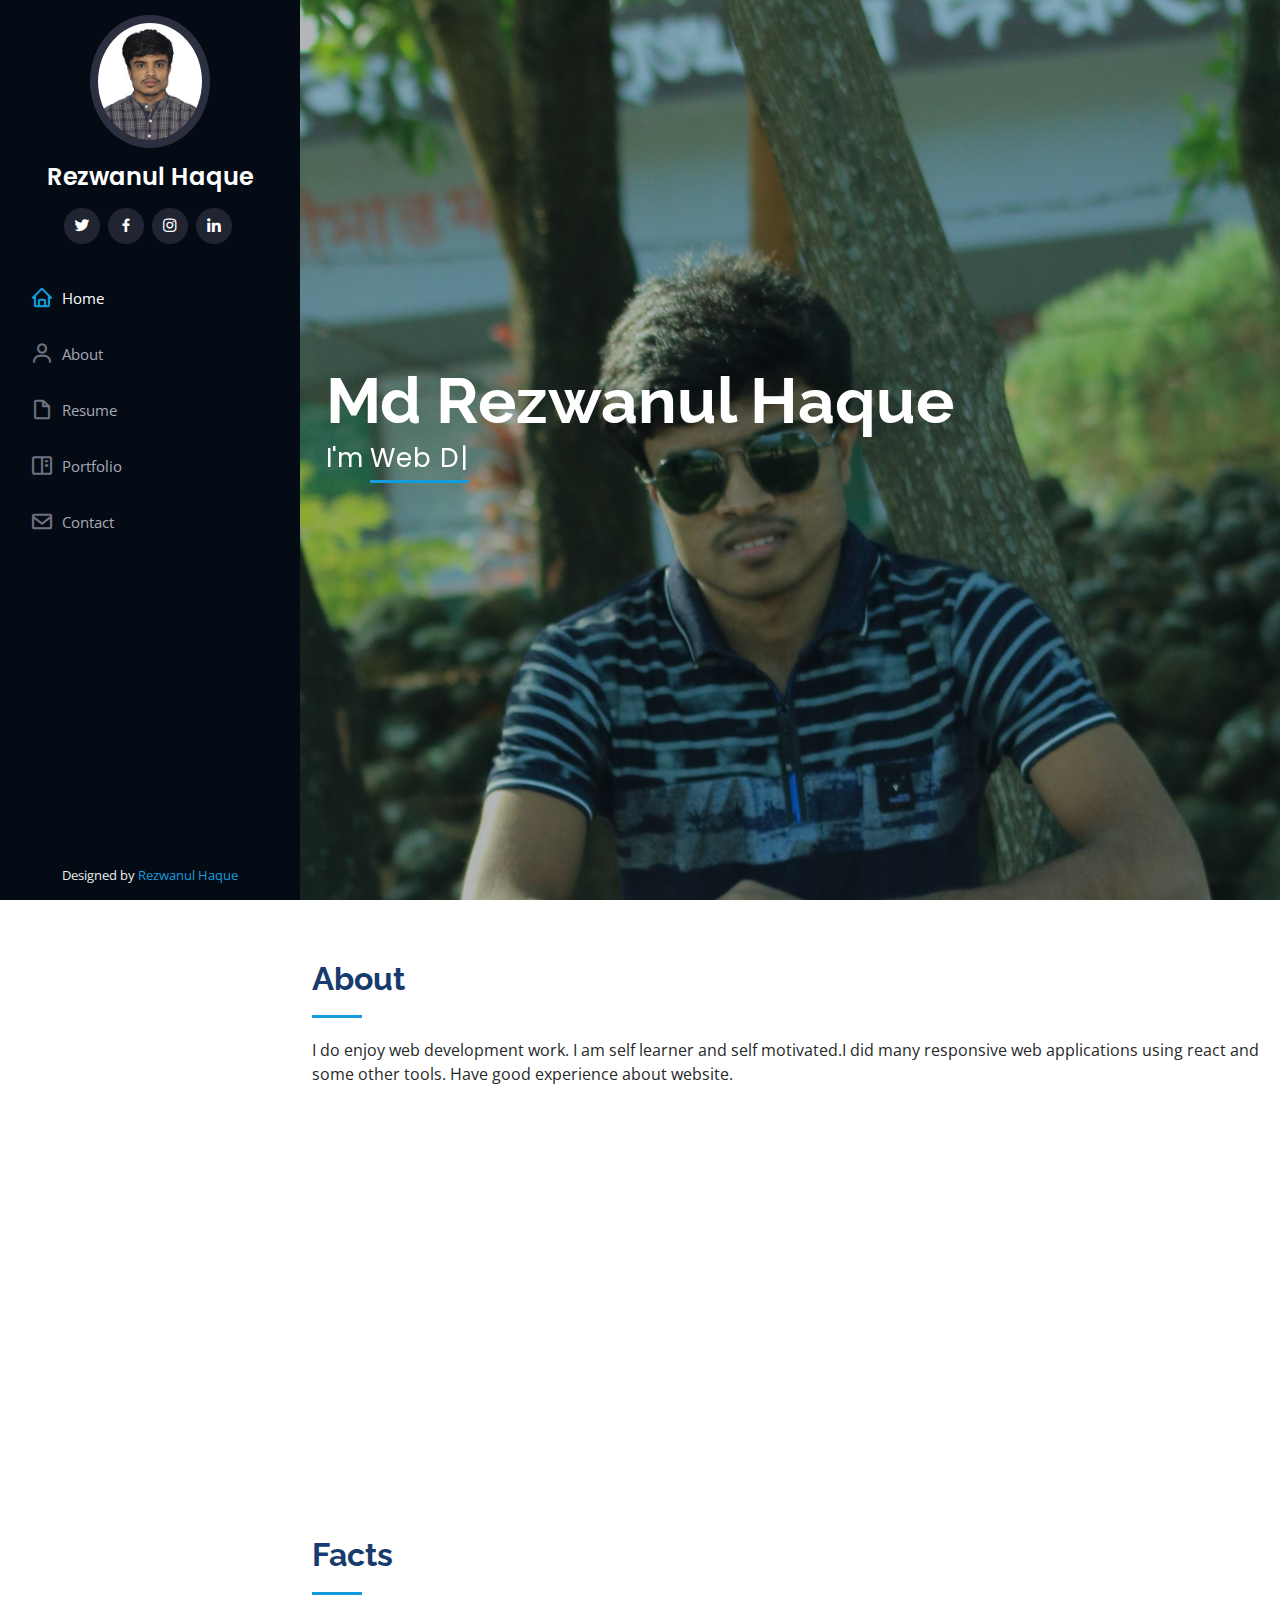
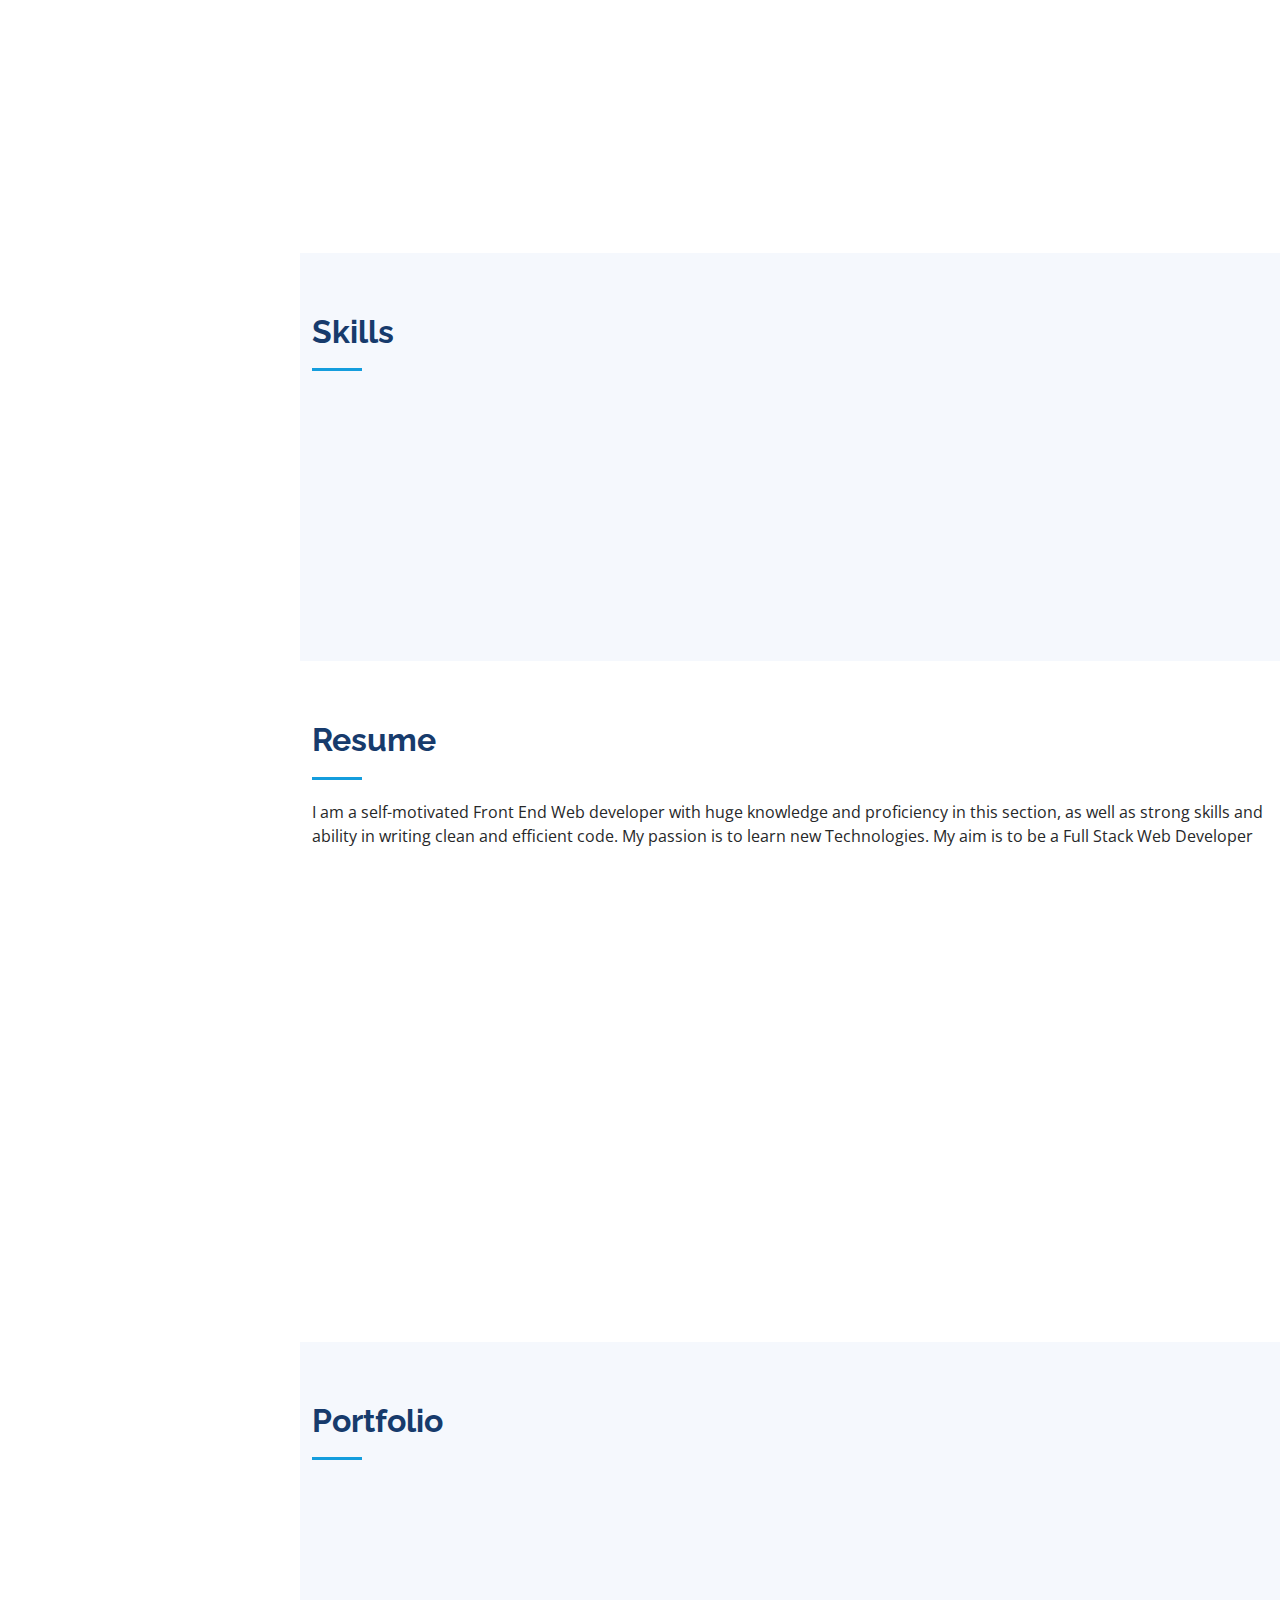
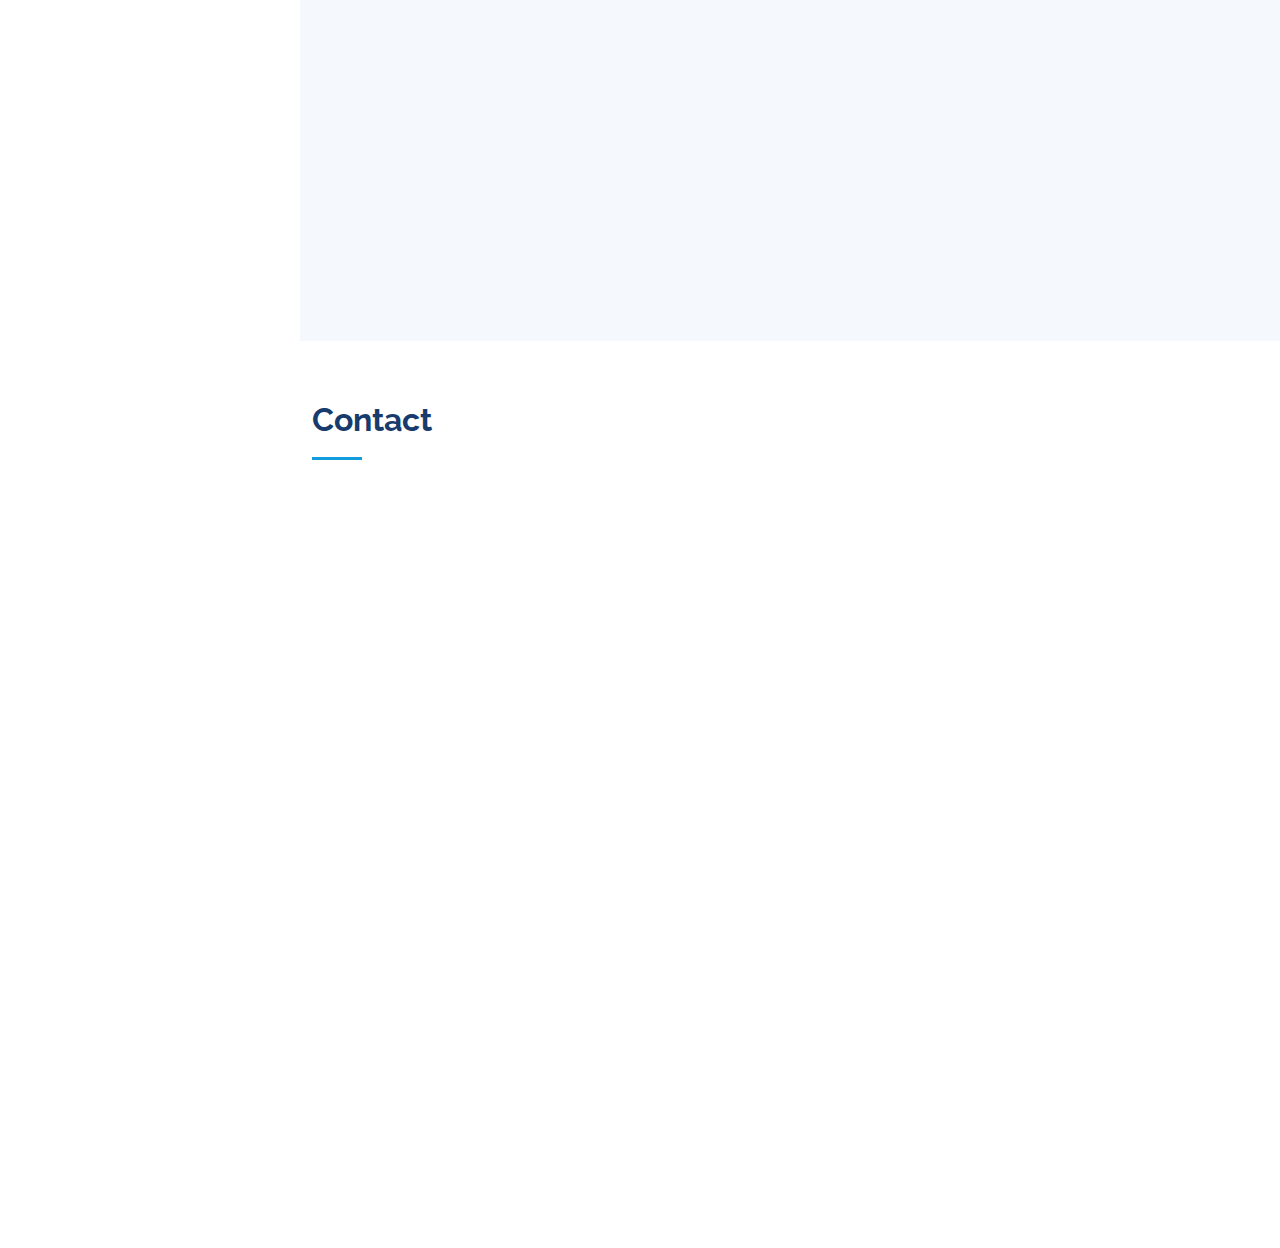
<file: index.html>
<!DOCTYPE html>
<html lang="en">

<head>
  <meta charset="utf-8">
  <meta content="width=device-width, initial-scale=1.0" name="viewport">

  <title>Portfolio Website of Md Rezwanul Haque</title>
  <meta content="" name="description">
  <meta content="" name="keywords">

  <!-- Favicons -->
  <link href="assets/img/favicon.png" rel="icon">
  <link href="assets/img/apple-touch-icon.png" rel="apple-touch-icon">

  <!-- Google Fonts -->
  <link
    href="https://fonts.googleapis.com/css?family=Open+Sans:300,300i,400,400i,600,600i,700,700i|Raleway:300,300i,400,400i,500,500i,600,600i,700,700i|Poppins:300,300i,400,400i,500,500i,600,600i,700,700i"
    rel="stylesheet">

  <!-- Vendor CSS Files -->
  <link href="assets/vendor/aos/aos.css" rel="stylesheet">
  <link href="assets/vendor/bootstrap/css/bootstrap.min.css" rel="stylesheet">
  <link href="assets/vendor/bootstrap-icons/bootstrap-icons.css" rel="stylesheet">
  <link href="assets/vendor/boxicons/css/boxicons.min.css" rel="stylesheet">
  <link href="assets/vendor/glightbox/css/glightbox.min.css" rel="stylesheet">
  <link href="assets/vendor/swiper/swiper-bundle.min.css" rel="stylesheet">

  <!-- Template Main CSS File -->
  <link href="assets/css/style.css" rel="stylesheet">


</head>

<body>

  <!-- ======= Mobile nav toggle button ======= -->
  <i class="bi bi-list mobile-nav-toggle d-xl-none"></i>

  <!-- ======= Header ======= -->
  <header id="header">
    <div class="d-flex flex-column">

      <div class="profile">
        <img src="assets/img/profile-img3.jpg" alt="" class="img-fluid rounded-circle">
        <h1 class="text-light"><a href="index.html">Rezwanul Haque</a></h1>
        <div class="social-links mt-3 text-center">
          <a href="https://twitter.com/rezwanulshajib" class="twitter"><i class="bx bxl-twitter"></i></a>
          <a href="https://facebook.com/Shajib.Rezwanul" class="facebook"><i class="bx bxl-facebook"></i></a>
          <a href="#" class="instagram"><i class="bx bxl-instagram"></i></a>

          <a href="https://www.linkedin.com/in/rezwanul1" class="linkedin"><i class="bx bxl-linkedin"></i></a>
        </div>
      </div>

      <nav id="navbar" class="nav-menu navbar">
        <ul>
          <li><a href="#hero" class="nav-link scrollto active"><i class="bx bx-home"></i> <span>Home</span></a></li>
          <li><a href="#about" class="nav-link scrollto"><i class="bx bx-user"></i> <span>About</span></a></li>
          <li><a href="#resume" class="nav-link scrollto"><i class="bx bx-file-blank"></i> <span>Resume</span></a></li>
          <li><a href="#portfolio" class="nav-link scrollto"><i class="bx bx-book-content"></i>
              <span>Portfolio</span></a></li>

          <li><a href="#contact" class="nav-link scrollto"><i class="bx bx-envelope"></i> <span>Contact</span></a></li>
        </ul>
      </nav><!-- .nav-menu -->
    </div>
  </header><!-- End Header -->

  <!-- ======= Hero Section ======= -->
  <section id="hero" class="d-flex flex-column justify-content-center align-items-center">
    <div class="hero-container" data-aos="fade-in">
      <h1>Md Rezwanul Haque</h1>
      <p>I'm <span class="typed" data-typed-items="Web Developer, Web Designer"></span></p>
    </div>
  </section><!-- End Hero -->

  <main id="main">

    <!-- ======= About Section ======= -->
    <section id="about" class="about">
      <div class="container">

        <div class="section-title">
          <h2>About</h2>
          <p>I do enjoy web development work. I am self learner and self motivated.I did many responsive web
            applications
            using react and some other tools. Have good experience about website.</p>
        </div>

        <div class="row">
          <div class="col-lg-4" data-aos="fade-right">
            <img src="assets/img/profile-img3.jpg" class="img-fluid" alt="">
          </div>
          <div class="col-lg-8 pt-4 pt-lg-0 content" data-aos="fade-left">
            <h3> Web Developer.</h3>
            <p class="fst-italic">

            </p>
            <div class="row">
              <div class="col-lg-6">
                <ul>
                  <li><i class="bi bi-chevron-right"></i> <strong>Birthday:</strong> <span>1-10-1997</span></li>
                  <li><i class="bi bi-chevron-right"></i> <strong>Website:</strong>
                    <span>www.rezwanul24.github.io</span>
                  </li>
                  <li><i class="bi bi-chevron-right"></i> <strong>Phone:</strong> <span>+8801517023292</span></li>
                  <li><i class="bi bi-chevron-right"></i> <strong>City:</strong> <span>Jamalpur, Bangladesh</span></li>
                </ul>
              </div>
              <div class="col-lg-6">
                <ul>
                  <li><i class="bi bi-chevron-right"></i> <strong>Age:</strong> <span>25</span></li>
                  <li><i class="bi bi-chevron-right"></i> <strong>Gender:</strong> <span>Male</span></li>
                  <li><i class="bi bi-chevron-right"></i> <strong>Email:</strong> <span>rezwanulshajib1@gmail.com</span>
                  </li>
                  <!-- <li><i class="bi bi-chevron-right"></i> <strong>Degree:</strong> <span>Web Development</span></li> -->
                </ul>
              </div>
            </div>

          </div>
        </div>

      </div>
    </section><!-- End About Section -->

    <!-- ======= Facts Section ======= -->
    <section id="facts" class="facts">
      <div class="container">

        <div class="section-title">
          <h2>Facts</h2>

        </div>

        <div class="row no-gutters">

          <div class="col-lg-3 col-md-6 d-md-flex align-items-md-stretch" data-aos="fade-up">
            <div class="count-box">
              <i class="bi bi-emoji-smile"></i>
              <span data-purecounter-start="0" data-purecounter-end="10" data-purecounter-duration="1"
                class="purecounter"></span>
              <p><strong>Happy project</strong> </p>
            </div>
          </div>

          <div class="col-lg-3 col-md-6 d-md-flex align-items-md-stretch" data-aos="fade-up" data-aos-delay="100">
            <div class="count-box">
              <i class="bi bi-journal-richtext"></i>
              <span data-purecounter-start="0" data-purecounter-end="22" data-purecounter-duration="1"
                class="purecounter"></span>
              <p><strong>All project</strong> </p>
            </div>
          </div>

          <div class="col-lg-3 col-md-6 d-md-flex align-items-md-stretch" data-aos="fade-up" data-aos-delay="200">
            <div class="count-box">
              <i class="bi bi-headset"></i>
              <span data-purecounter-start="0" data-purecounter-end="453" data-purecounter-duration="1"
                class="purecounter"></span>
              <p><strong>Hours Of Support & work</strong></p>
            </div>
          </div>

          <div class="col-lg-3 col-md-6 d-md-flex align-items-md-stretch" data-aos="fade-up" data-aos-delay="300">
            <div class="count-box">
              <i class="bi bi-people"></i>
              <span data-purecounter-start="0" data-purecounter-end="2" data-purecounter-duration="1"
                class="purecounter"></span>
              <p><strong>Team Workers</strong> </p>
            </div>
          </div>

        </div>

      </div>
    </section><!-- End Facts Section -->

    <!-- ======= Skills Section ======= -->
    <section id="skills" class="skills section-bg">
      <div class="container">

        <div class="section-title">
          <h2>Skills</h2>

        </div>

        <div class="row skills-content">

          <div class="col-lg-6" data-aos="fade-up">

            <div class="progress">
              <span class="skill">HTML <i class="val">80%</i></span>
              <div class="progress-bar-wrap">
                <div class="progress-bar" role="progressbar" aria-valuenow="80" aria-valuemin="0" aria-valuemax="100">
                </div>
              </div>
            </div>

            <div class="progress">
              <span class="skill">CSS <i class="val">85%</i></span>
              <div class="progress-bar-wrap">
                <div class="progress-bar" role="progressbar" aria-valuenow="85" aria-valuemin="0" aria-valuemax="100">
                </div>
              </div>
            </div>

            <div class="progress">
              <span class="skill">JavaScript <i class="val">75%</i></span>
              <div class="progress-bar-wrap">
                <div class="progress-bar" role="progressbar" aria-valuenow="75" aria-valuemin="0" aria-valuemax="100">
                </div>
              </div>
            </div>

          </div>

          <div class="col-lg-6" data-aos="fade-up" data-aos-delay="100">

            <div class="progress">
              <span class="skill">React <i class="val">80%</i></span>
              <div class="progress-bar-wrap">
                <div class="progress-bar" role="progressbar" aria-valuenow="80" aria-valuemin="0" aria-valuemax="100">
                </div>
              </div>
            </div>

            <div class="progress">
              <span class="skill">Express <i class="val">70%</i></span>
              <div class="progress-bar-wrap">
                <div class="progress-bar" role="progressbar" aria-valuenow="70" aria-valuemin="0" aria-valuemax="100">
                </div>
              </div>
            </div>

            <div class="progress">
              <span class="skill">Photoshop <i class="val">65%</i></span>
              <div class="progress-bar-wrap">
                <div class="progress-bar" role="progressbar" aria-valuenow="65" aria-valuemin="0" aria-valuemax="100">
                </div>
              </div>
            </div>

          </div>

        </div>

      </div>
    </section><!-- End Skills Section -->

    <!-- ======= Resume Section ======= -->
    <section id="resume" class="resume">
      <div class="container">

        <div class="section-title">
          <h2>Resume</h2>
          <p>I am a self-motivated Front End Web developer with huge knowledge and proficiency in this section, as
            well as strong skills and ability in writing clean and efficient code. My passion is to learn new
            Technologies. My aim is to be a Full Stack Web Developer</p>
        </div>

        <div class="row">
          <div class="col-lg-6" data-aos="fade-up">
            <h3 class="resume-title">Sumary</h3>
            <div class="resume-item pb-0">
              <h4>Education</h4>
              <p><em>I have compilated diploma in enginnering in Telecommunication degree from tangail polytechnic
                  institute. </em></p>
              <ul>
                <li>Tangail, Bangladesh</li>

              </ul>
            </div>


            <div class="resume-item">
              <h4>Compelited web development Course</h4>
              <h5>2022 - 2023</h5>
              <p><em>From: Programming Hero</em></p>
              <p>I learnd HTML, CSS, Bootstrap, Tailwind CSS JavaScript, Chrome Devtool,React JS, React Router, REST
                API, Express, Mongodb
                and etc,
              </p>
            </div>

          </div>
          <div class="col-lg-6" data-aos="fade-up" data-aos-delay="100">
            <h3 class="resume-title">Professional Experience</h3>
            <div class="resume-item">
              <h4>Assembly Enginner</h4>
              <h5>2019 - 2020</h5>
              <p><em>Gazipur, Bangladesh</em></p>
              <ul>
                <li>I was working in a mobile phone production belt. I did various types of work like soldering.</li>
                <li>
                  housing, screwing, IMEI writing, mobile repairing,</li>
                <li> earphone production, and charger production.</li>

              </ul>
            </div>

          </div>
        </div>

      </div>
    </section><!-- End Resume Section -->

    <!-- ======= Portfolio Section ======= -->
    <section id="portfolio" class="portfolio section-bg">
      <div class="container">

        <div class="section-title">
          <h2>Portfolio</h2>

        </div>

        <div class="row" data-aos="fade-up">
          <div class="col-lg-12 d-flex justify-content-center">
            <ul id="portfolio-flters">
              <li data-filter="*" class="filter-active">Projects</li>

            </ul>
          </div>
        </div>

        <div class="row portfolio-container" data-aos="fade-up" data-aos-delay="100">



          <div class="col-lg-4 col-md-6 portfolio-item filter-web">
            <div class="portfolio-wrap">
              <img src="assets/img/portfolio/news-live2.png" class="img-fluid" alt="">
              <div class="portfolio-links">
                <a href="assets/img/portfolio/news-live2.png" data-gallery="portfolioGallery" class="portfolio-lightbox"
                  title="News Live- news protal"><i class="bx bx-plus"></i></a>
                <a href="portfolio-details-news-live.html" title="More Details"><i class="bx bx-link"></i></a>
              </div>
            </div>
          </div>





          <div class="col-lg-4 col-md-6 portfolio-item filter-web">
            <div class="portfolio-wrap">
              <img src="assets/img/portfolio/pathshala-1.png" class="img-fluid" alt="">
              <div class="portfolio-links">
                <a href="assets/img/portfolio/pathshala-1.png" data-gallery="portfolioGallery"
                  class="portfolio-lightbox" title="Pathshala e-learing platform"><i class="bx bx-plus"></i></a>
                <a href="portfolio-details-news-pathshala.html" title="More Details"><i class="bx bx-link"></i></a>
              </div>
            </div>
          </div>



          <div class="col-lg-4 col-md-6 portfolio-item filter-web">
            <div class="portfolio-wrap">
              <img src="assets/img/portfolio/sasto-care-1.png" class="img-fluid" alt="">
              <div class="portfolio-links">
                <a href="assets/img/portfolio/sasto-care-1.png" data-gallery="portfolioGallery"
                  class="portfolio-lightbox" title="Sasto care clinec website"><i class="bx bx-plus"></i></a>
                <a href="portfolio-details-news-sastocare.html" title="More Details"><i class="bx bx-link"></i></a>
              </div>
            </div>
          </div>

        </div>

      </div>
    </section><!-- End Portfolio Section -->

    <!-- ======= Services Section ======= -->
    <!-- <section id="services" class="services">
      <div class="container">

        <div class="section-title">
          <h2>Services</h2>
          <p>Magnam dolores commodi suscipit. Necessitatibus eius consequatur ex aliquid fuga eum quidem. Sit sint
            consectetur velit. Quisquam quos quisquam cupiditate. Et nemo qui impedit suscipit alias ea. Quia fugiat sit
            in iste officiis commodi quidem hic quas.</p>
        </div>

        <div class="row">
          <div class="col-lg-4 col-md-6 icon-box" data-aos="fade-up">
            <div class="icon"><i class="bi bi-briefcase"></i></div>
            <h4 class="title"><a href="">Lorem Ipsum</a></h4>
            <p class="description">Voluptatum deleniti atque corrupti quos dolores et quas molestias excepturi sint
              occaecati cupiditate non provident</p>
          </div>
          <div class="col-lg-4 col-md-6 icon-box" data-aos="fade-up" data-aos-delay="100">
            <div class="icon"><i class="bi bi-card-checklist"></i></div>
            <h4 class="title"><a href="">Dolor Sitema</a></h4>
            <p class="description">Minim veniam, quis nostrud exercitation ullamco laboris nisi ut aliquip ex ea commodo
              consequat tarad limino ata</p>
          </div>
          <div class="col-lg-4 col-md-6 icon-box" data-aos="fade-up" data-aos-delay="200">
            <div class="icon"><i class="bi bi-bar-chart"></i></div>
            <h4 class="title"><a href="">Sed ut perspiciatis</a></h4>
            <p class="description">Duis aute irure dolor in reprehenderit in voluptate velit esse cillum dolore eu
              fugiat nulla pariatur</p>
          </div>
          <div class="col-lg-4 col-md-6 icon-box" data-aos="fade-up" data-aos-delay="300">
            <div class="icon"><i class="bi bi-binoculars"></i></div>
            <h4 class="title"><a href="">Magni Dolores</a></h4>
            <p class="description">Excepteur sint occaecat cupidatat non proident, sunt in culpa qui officia deserunt
              mollit anim id est laborum</p>
          </div>
          <div class="col-lg-4 col-md-6 icon-box" data-aos="fade-up" data-aos-delay="400">
            <div class="icon"><i class="bi bi-brightness-high"></i></div>
            <h4 class="title"><a href="">Nemo Enim</a></h4>
            <p class="description">At vero eos et accusamus et iusto odio dignissimos ducimus qui blanditiis praesentium
              voluptatum deleniti atque</p>
          </div>
          <div class="col-lg-4 col-md-6 icon-box" data-aos="fade-up" data-aos-delay="500">
            <div class="icon"><i class="bi bi-calendar4-week"></i></div>
            <h4 class="title"><a href="">Eiusmod Tempor</a></h4>
            <p class="description">Et harum quidem rerum facilis est et expedita distinctio. Nam libero tempore, cum
              soluta nobis est eligendi</p>
          </div>
        </div>

      </div> 
    </section>--><!-- End Services Section -->

    <!-- ======= Testimonials Section ======= -->
    <!-- <section id="testimonials" class="testimonials section-bg">
      <div class="container">

        <div class="section-title">
          <h2>Testimonials</h2>
          <p>Magnam dolores commodi suscipit. Necessitatibus eius consequatur ex aliquid fuga eum quidem. Sit sint
            consectetur velit. Quisquam quos quisquam cupiditate. Et nemo qui impedit suscipit alias ea. Quia fugiat sit
            in iste officiis commodi quidem hic quas.</p>
        </div>

        <div class="testimonials-slider swiper" data-aos="fade-up" data-aos-delay="100">
          <div class="swiper-wrapper">

            <div class="swiper-slide">
              <div class="testimonial-item" data-aos="fade-up">
                <p>
                  <i class="bx bxs-quote-alt-left quote-icon-left"></i>
                  Proin iaculis purus consequat sem cure digni ssim donec porttitora entum suscipit rhoncus. Accusantium
                  quam, ultricies eget id, aliquam eget nibh et. Maecen aliquam, risus at semper.
                  <i class="bx bxs-quote-alt-right quote-icon-right"></i>
                </p>
                <img src="assets/img/testimonials/testimonials-1.jpg" class="testimonial-img" alt="">
                <h3>Saul Goodman</h3>
                <h4>Ceo &amp; Founder</h4>
              </div>
            </div>-->
    <!-- End testimonial item -->

    <!-- <div class="swiper-slide">
      <div class="testimonial-item" data-aos="fade-up" data-aos-delay="100">
        <p>
          <i class="bx bxs-quote-alt-left quote-icon-left"></i>
          Export tempor illum tamen malis malis eram quae irure esse labore quem cillum quid cillum eram malis
          quorum velit fore eram velit sunt aliqua noster fugiat irure amet legam anim culpa.
          <i class="bx bxs-quote-alt-right quote-icon-right"></i>
        </p>
        <img src="assets/img/testimonials/testimonials-2.jpg" class="testimonial-img" alt="">
        <h3>Sara Wilsson</h3>
        <h4>Designer</h4>
      </div>
    </div>

    <div class="swiper-slide">
      <div class="testimonial-item" data-aos="fade-up" data-aos-delay="200">
        <p>
          <i class="bx bxs-quote-alt-left quote-icon-left"></i>
          Enim nisi quem export duis labore cillum quae magna enim sint quorum nulla quem veniam duis minim
          tempor labore quem eram duis noster aute amet eram fore quis sint minim.
          <i class="bx bxs-quote-alt-right quote-icon-right"></i>
        </p>
        <img src="assets/img/testimonials/testimonials-3.jpg" class="testimonial-img" alt="">
        <h3>Jena Karlis</h3>
        <h4>Store Owner</h4>
      </div>
    </div>

    <div class="swiper-slide">
      <div class="testimonial-item" data-aos="fade-up" data-aos-delay="300">
        <p>
          <i class="bx bxs-quote-alt-left quote-icon-left"></i>
          Fugiat enim eram quae cillum dolore dolor amet nulla culpa multos export minim fugiat minim velit
          minim dolor enim duis veniam ipsum anim magna sunt elit fore quem dolore labore illum veniam.
          <i class="bx bxs-quote-alt-right quote-icon-right"></i>
        </p>
        <img src="assets/img/testimonials/testimonials-4.jpg" class="testimonial-img" alt="">
        <h3>Matt Brandon</h3>
        <h4>Freelancer</h4>
      </div>
    </div>
    

    <div class="swiper-slide">
      <div class="testimonial-item" data-aos="fade-up" data-aos-delay="400">
        <p>
          <i class="bx bxs-quote-alt-left quote-icon-left"></i>
          Quis quorum aliqua sint quem legam fore sunt eram irure aliqua veniam tempor noster veniam enim culpa
          labore duis sunt culpa nulla illum cillum fugiat legam esse veniam culpa fore nisi cillum quid.
          <i class="bx bxs-quote-alt-right quote-icon-right"></i>
        </p>
        <img src="assets/img/testimonials/testimonials-5.jpg" class="testimonial-img" alt="">
        <h3>John Larson</h3>
        <h4>Entrepreneur</h4>
      </div>
    </div>

    </div>
    <div class="swiper-pagination"></div>
    </div>

    </div>
    </section> -->
    <!-- End Testimonials Section -->

    <!-- ======= Contact Section ======= -->
    <section id="contact" class="contact">
      <div class="container">

        <div class="section-title">
          <h2>Contact</h2>

        </div>

        <div class="row" data-aos="fade-in">

          <div class="col-lg-5 d-flex align-items-stretch">
            <div class="info">
              <div class="address">
                <i class="bi bi-geo-alt"></i>
                <h4>Location:</h4>
                <p>Jamalpur, Bangladesh</p>
              </div>

              <div class="email">
                <i class="bi bi-envelope"></i>
                <h4>Email:</h4>
                <p>rezwanulshajib1@gmail.com</p>
              </div>

              <div class="phone">
                <i class="bi bi-phone"></i>
                <h4>Call:</h4>
                <p>+8801951920154</p>
              </div>

              <iframe
                src="https://www.google.com/maps/embed?pb=!1m18!1m12!1m3!1d28945.219219108523!2d89.94854455!3d24.9268776!2m3!1f0!2f0!3f0!3m2!1i1024!2i768!4f13.1!3m3!1m2!1s0x39fd7f432d79ab59%3A0xba4e9a6ed6f6682c!2sJamalpur!5e0!3m2!1sen!2sbd!4v1678003658197!5m2!1sen!2sbd"
                frameborder="0" style="border:0; width: 100%; height: 290px;" allowfullscreen></iframe>
            </div>

          </div>

          <div class="col-lg-7 mt-5 mt-lg-0 d-flex align-items-stretch">
            <form action="forms/contact.php" method="post" role="form" class="php-email-form">
              <div class="row">
                <div class="form-group col-md-6">
                  <label for="name">Your Name</label>
                  <input type="text" name="name" class="form-control" id="name" required>
                </div>
                <div class="form-group col-md-6">
                  <label for="name">Your Email</label>
                  <input type="email" class="form-control" name="email" id="email" required>
                </div>
              </div>
              <div class="form-group">
                <label for="name">Subject</label>
                <input type="text" class="form-control" name="subject" id="subject" required>
              </div>
              <div class="form-group">
                <label for="name">Message</label>
                <textarea class="form-control" name="message" rows="10" required></textarea>
              </div>
              <div class="my-3">
                <div class="loading">Loading</div>
                <div class="error-message"></div>
                <div class="sent-message">Your message has been sent. Thank you!</div>
              </div>
              <div class="text-center"><button disabled type="submit">Send Message (disabled)</button></div>
            </form>
          </div>

        </div>

      </div>
    </section><!-- End Contact Section -->

  </main><!-- End #main -->

  <!-- ======= Footer ======= -->
  <footer id="footer">
    <div class="container">

      <div class="credits">

        Designed by <a href="">Rezwanul Haque</a>
      </div>
    </div>
  </footer><!-- End  Footer -->

  <a href="#" class="back-to-top d-flex align-items-center justify-content-center"><i
      class="bi bi-arrow-up-short"></i></a>

  <!-- Vendor JS Files -->
  <script src="assets/vendor/purecounter/purecounter_vanilla.js"></script>
  <script src="assets/vendor/aos/aos.js"></script>
  <script src="assets/vendor/bootstrap/js/bootstrap.bundle.min.js"></script>
  <script src="assets/vendor/glightbox/js/glightbox.min.js"></script>
  <script src="assets/vendor/isotope-layout/isotope.pkgd.min.js"></script>
  <script src="assets/vendor/swiper/swiper-bundle.min.js"></script>
  <script src="assets/vendor/typed.js/typed.min.js"></script>
  <script src="assets/vendor/waypoints/noframework.waypoints.js"></script>
  <script src="assets/vendor/php-email-form/validate.js"></script>

  <!-- Template Main JS File -->
  <script src="assets/js/main.js"></script>

</body>

</html>
</file>
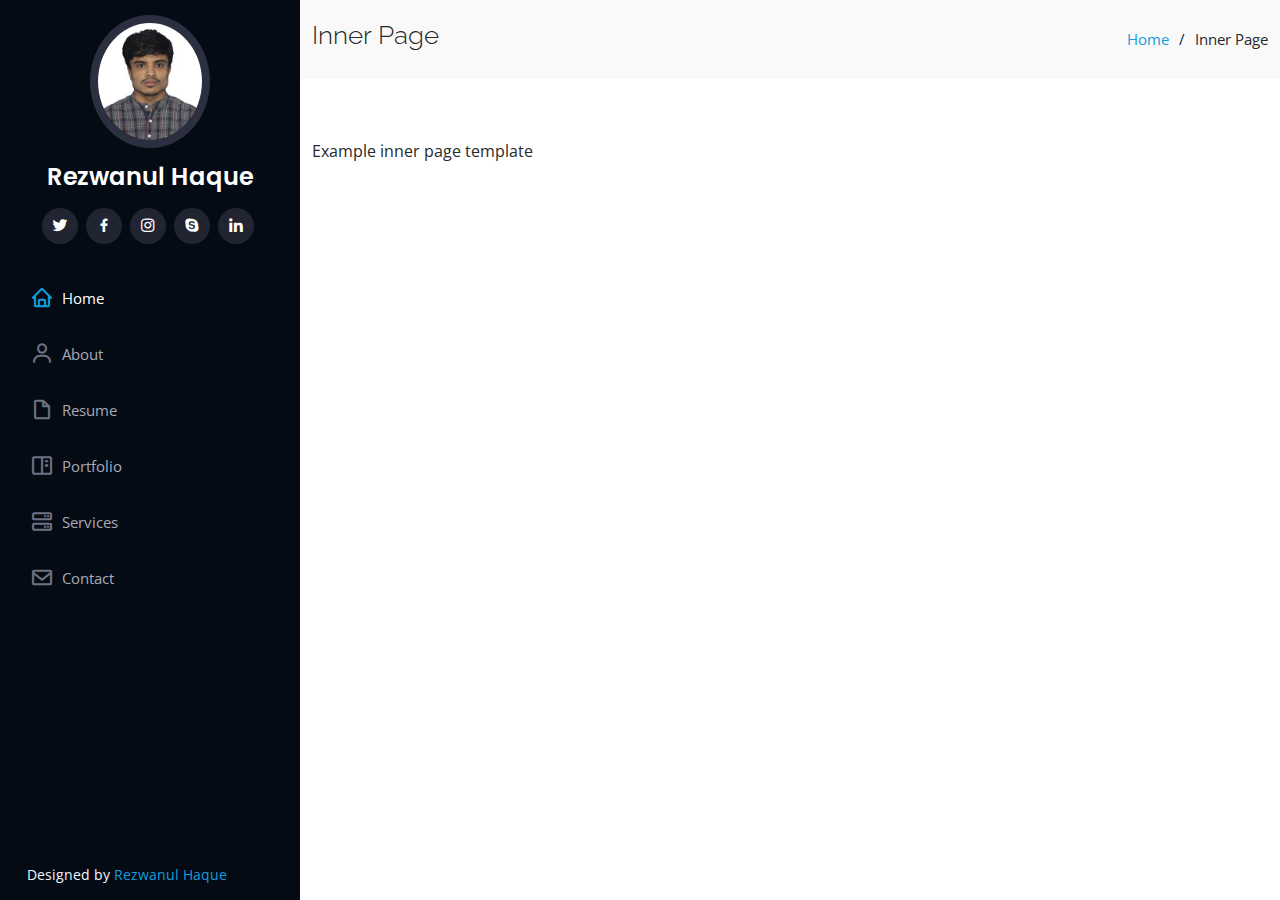
<file: inner-page.html>
<!DOCTYPE html>
<html lang="en">

<head>
  <meta charset="utf-8">
  <meta content="width=device-width, initial-scale=1.0" name="viewport">

  <title>Inner Page </title>
  <meta content="" name="description">
  <meta content="" name="keywords">

  <!-- Favicons -->
  <link href="assets/img/favicon.png" rel="icon">
  <link href="assets/img/apple-touch-icon.png" rel="apple-touch-icon">

  <!-- Google Fonts -->
  <link
    href="https://fonts.googleapis.com/css?family=Open+Sans:300,300i,400,400i,600,600i,700,700i|Raleway:300,300i,400,400i,500,500i,600,600i,700,700i|Poppins:300,300i,400,400i,500,500i,600,600i,700,700i"
    rel="stylesheet">

  <!-- Vendor CSS Files -->
  <link href="assets/vendor/aos/aos.css" rel="stylesheet">
  <link href="assets/vendor/bootstrap/css/bootstrap.min.css" rel="stylesheet">
  <link href="assets/vendor/bootstrap-icons/bootstrap-icons.css" rel="stylesheet">
  <link href="assets/vendor/boxicons/css/boxicons.min.css" rel="stylesheet">
  <link href="assets/vendor/glightbox/css/glightbox.min.css" rel="stylesheet">
  <link href="assets/vendor/swiper/swiper-bundle.min.css" rel="stylesheet">

  <!-- Template Main CSS File -->
  <link href="assets/css/style.css" rel="stylesheet">

  <!-- =======================================================
  * Template Name: iPortfolio - v3.10.0
  * Template URL: https://bootstrapmade.com/iportfolio-bootstrap-portfolio-websites-template/
  * Author: BootstrapMade.com
  * License: https://bootstrapmade.com/license/
  ======================================================== -->
</head>

<body>

  <!-- ======= Mobile nav toggle button ======= -->
  <i class="bi bi-list mobile-nav-toggle d-xl-none"></i>

  <!-- ======= Header ======= -->
  <header id="header">
    <div class="d-flex flex-column">

      <div class="profile">
        <img src="assets/img/profile-img3.jpg" alt="" class="img-fluid rounded-circle">
        <h1 class="text-light"><a href="index.html">Rezwanul Haque</a></h1>
        <div class="social-links mt-3 text-center">
          <a href="#" class="twitter"><i class="bx bxl-twitter"></i></a>
          <a href="#" class="facebook"><i class="bx bxl-facebook"></i></a>
          <a href="#" class="instagram"><i class="bx bxl-instagram"></i></a>
          <a href="#" class="google-plus"><i class="bx bxl-skype"></i></a>
          <a href="#" class="linkedin"><i class="bx bxl-linkedin"></i></a>
        </div>
      </div>

      <nav id="navbar" class="nav-menu navbar">
        <ul>
          <li><a href="#hero" class="nav-link scrollto active"><i class="bx bx-home"></i> <span>Home</span></a></li>
          <li><a href="#about" class="nav-link scrollto"><i class="bx bx-user"></i> <span>About</span></a></li>
          <li><a href="#resume" class="nav-link scrollto"><i class="bx bx-file-blank"></i> <span>Resume</span></a></li>
          <li><a href="#portfolio" class="nav-link scrollto"><i class="bx bx-book-content"></i>
              <span>Portfolio</span></a></li>
          <li><a href="#services" class="nav-link scrollto"><i class="bx bx-server"></i> <span>Services</span></a></li>
          <li><a href="#contact" class="nav-link scrollto"><i class="bx bx-envelope"></i> <span>Contact</span></a></li>
        </ul>
      </nav><!-- .nav-menu -->
    </div>
  </header><!-- End Header -->

  <main id="main">

    <!-- ======= Breadcrumbs ======= -->
    <section class="breadcrumbs">
      <div class="container">

        <div class="d-flex justify-content-between align-items-center">
          <h2>Inner Page</h2>
          <ol>
            <li><a href="index.html">Home</a></li>
            <li>Inner Page</li>
          </ol>
        </div>

      </div>
    </section><!-- End Breadcrumbs -->

    <section class="inner-page">
      <div class="container">
        <p>
          Example inner page template
        </p>
      </div>
    </section>

  </main><!-- End #main -->

  <!-- ======= Footer ======= -->
  <footer id="footer">
    <div class="container">

      Designed by <a href="">Rezwanul Haque</a>
    </div>
    </div>
  </footer><!-- End  Footer -->

  <a href="#" class="back-to-top d-flex align-items-center justify-content-center"><i
      class="bi bi-arrow-up-short"></i></a>

  <!-- Vendor JS Files -->
  <script src="assets/vendor/purecounter/purecounter_vanilla.js"></script>
  <script src="assets/vendor/aos/aos.js"></script>
  <script src="assets/vendor/bootstrap/js/bootstrap.bundle.min.js"></script>
  <script src="assets/vendor/glightbox/js/glightbox.min.js"></script>
  <script src="assets/vendor/isotope-layout/isotope.pkgd.min.js"></script>
  <script src="assets/vendor/swiper/swiper-bundle.min.js"></script>
  <script src="assets/vendor/typed.js/typed.min.js"></script>
  <script src="assets/vendor/waypoints/noframework.waypoints.js"></script>
  <script src="assets/vendor/php-email-form/validate.js"></script>

  <!-- Template Main JS File -->
  <script src="assets/js/main.js"></script>

</body>

</html>
</file>
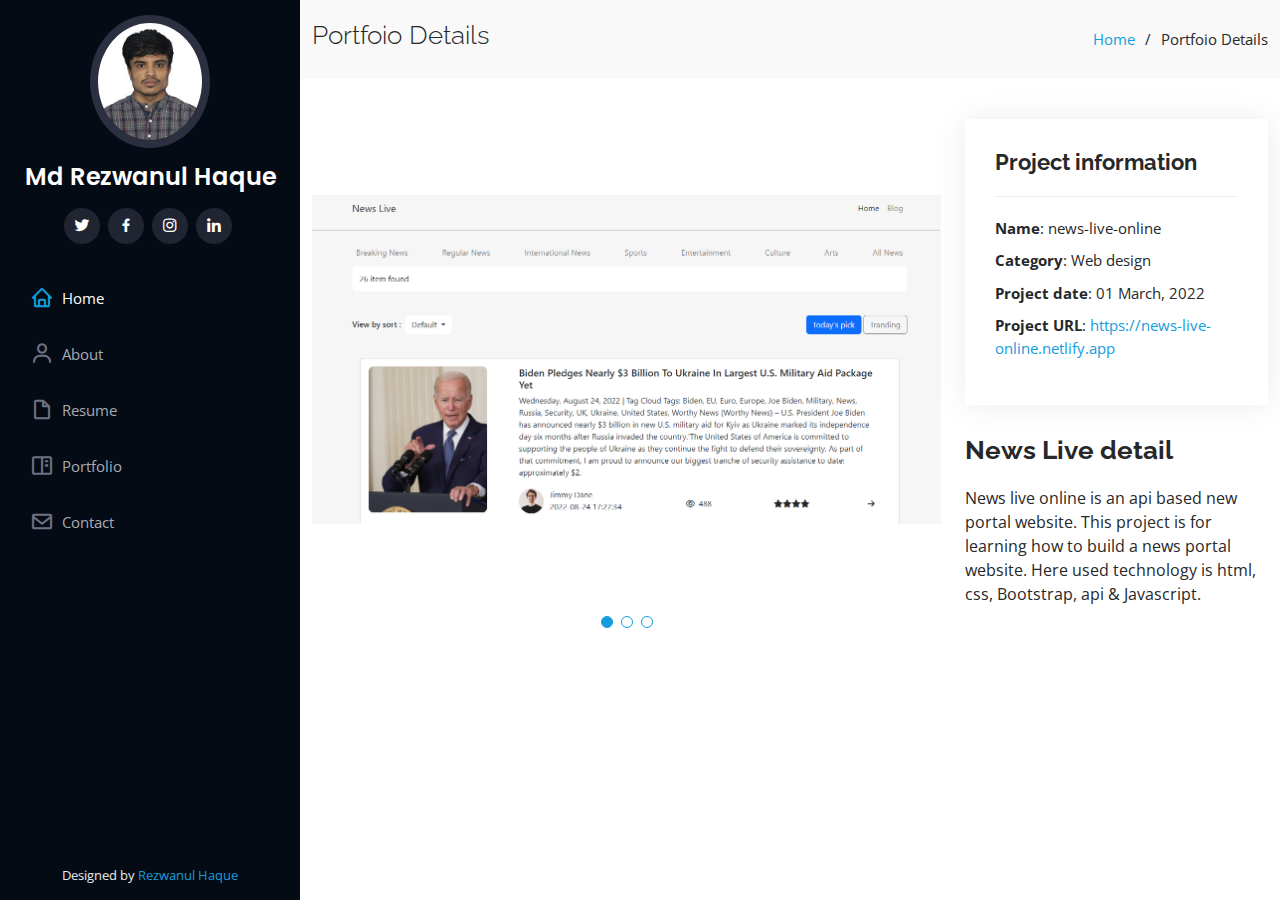
<file: portfolio-details-news-live.html>
<!DOCTYPE html>
<html lang="en">

<head>
  <meta charset="utf-8">
  <meta content="width=device-width, initial-scale=1.0" name="viewport">

  <title>Portfolio Details </title>
  <meta content="" name="description">
  <meta content="" name="keywords">

  <!-- Favicons -->
  <link href="assets/img/favicon.png" rel="icon">
  <link href="assets/img/apple-touch-icon.png" rel="apple-touch-icon">

  <!-- Google Fonts -->
  <link
    href="https://fonts.googleapis.com/css?family=Open+Sans:300,300i,400,400i,600,600i,700,700i|Raleway:300,300i,400,400i,500,500i,600,600i,700,700i|Poppins:300,300i,400,400i,500,500i,600,600i,700,700i"
    rel="stylesheet">

  <!-- Vendor CSS Files -->
  <link href="assets/vendor/aos/aos.css" rel="stylesheet">
  <link href="assets/vendor/bootstrap/css/bootstrap.min.css" rel="stylesheet">
  <link href="assets/vendor/bootstrap-icons/bootstrap-icons.css" rel="stylesheet">
  <link href="assets/vendor/boxicons/css/boxicons.min.css" rel="stylesheet">
  <link href="assets/vendor/glightbox/css/glightbox.min.css" rel="stylesheet">
  <link href="assets/vendor/swiper/swiper-bundle.min.css" rel="stylesheet">

  <!-- Template Main CSS File -->
  <link href="assets/css/style.css" rel="stylesheet">

  <!-- =======================================================
  * Template Name: iPortfolio - v3.10.0
  * Template URL: https://bootstrapmade.com/iportfolio-bootstrap-portfolio-websites-template/
  * Author: BootstrapMade.com
  * License: https://bootstrapmade.com/license/
  ======================================================== -->
</head>

<body>

  <!-- ======= Mobile nav toggle button ======= -->
  <i class="bi bi-list mobile-nav-toggle d-xl-none"></i>

  <!-- ======= Header ======= -->
  <header id="header">
    <div class="d-flex flex-column">

      <div class="profile">
        <img src="assets/img/profile-img3.jpg" alt="" class="img-fluid rounded-circle">
        <h1 class="text-light"><a href="index.html">Md Rezwanul Haque</a></h1>
        <div class="social-links mt-3 text-center">
          <a href="https://twitter.com/rezwanulshajib" class="twitter"><i class="bx bxl-twitter"></i></a>
          <a href="https://facebook.com/Shajib.Rezwanul" class="facebook"><i class="bx bxl-facebook"></i></a>
          <a href="#" class="instagram"><i class="bx bxl-instagram"></i></a>

          <a href="#" class="linkedin"><i class="bx bxl-linkedin"></i></a>
        </div>
      </div>

      <nav id="navbar" class="nav-menu navbar">
        <ul>
          <li><a href="#hero" class="nav-link scrollto active"><i class="bx bx-home"></i> <span>Home</span></a></li>
          <li><a href="#about" class="nav-link scrollto"><i class="bx bx-user"></i> <span>About</span></a></li>
          <li><a href="#resume" class="nav-link scrollto"><i class="bx bx-file-blank"></i> <span>Resume</span></a></li>
          <li><a href="#portfolio" class="nav-link scrollto"><i class="bx bx-book-content"></i>
              <span>Portfolio</span></a></li>

          <li><a href="#contact" class="nav-link scrollto"><i class="bx bx-envelope"></i> <span>Contact</span></a></li>
        </ul>
      </nav><!-- .nav-menu -->
    </div>
  </header><!-- End Header -->

  <main id="main">

    <!-- ======= Breadcrumbs ======= -->
    <section id="breadcrumbs" class="breadcrumbs">
      <div class="container">

        <div class="d-flex justify-content-between align-items-center">
          <h2>Portfoio Details</h2>
          <ol>
            <li><a href="index.html">Home</a></li>
            <li>Portfoio Details</li>
          </ol>
        </div>

      </div>
    </section><!-- End Breadcrumbs -->

    <!-- ======= Portfolio Details Section ======= -->
    <section id="portfolio-details" class="portfolio-details">
      <div class="container">

        <div class="row gy-4">

          <div class="col-lg-8">
            <div class="portfolio-details-slider swiper">
              <div class="swiper-wrapper align-items-center">

                <div class="swiper-slide">
                  <img src="assets/img/portfolio/news-live.png" alt="">
                </div>

                <div class="swiper-slide">
                  <img src="assets/img/portfolio/news-live-details.png" alt="">
                </div>

                <div class="swiper-slide">
                  <img src="assets/img/portfolio/news-live2.png" alt="">
                </div>

              </div>
              <div class="swiper-pagination"></div>
            </div>
          </div>

          <div class="col-lg-4">
            <div class="portfolio-info">
              <h3>Project information</h3>
              <ul>
                <li><strong>Name</strong>: news-live-online</li>
                <li><strong>Category</strong>: Web design</li>

                <li><strong>Project date</strong>: 01 March, 2022</li>
                <li><strong>Project URL</strong>: <a
                    href="https://news-live-online.netlify.app/">https://news-live-online.netlify.app</a></li>
              </ul>
            </div>
            <div class="portfolio-description">
              <h2>News Live detail</h2>
              <p>
                News live online is an api based new portal website. This project is for learning how to build a news
                portal website. Here used technology is html, css, Bootstrap, api & Javascript.
              </p>
            </div>
          </div>

        </div>

      </div>
    </section><!-- End Portfolio Details Section -->

  </main><!-- End #main -->

  <!-- ======= Footer ======= -->
  <footer id="footer">
    <div class="container">

      <div class="credits">

        Designed by <a href="">Rezwanul Haque</a>
      </div>
    </div>
  </footer><!-- End  Footer -->

  <a href="#" class="back-to-top d-flex align-items-center justify-content-center"><i
      class="bi bi-arrow-up-short"></i></a>

  <!-- Vendor JS Files -->
  <script src="assets/vendor/purecounter/purecounter_vanilla.js"></script>
  <script src="assets/vendor/aos/aos.js"></script>
  <script src="assets/vendor/bootstrap/js/bootstrap.bundle.min.js"></script>
  <script src="assets/vendor/glightbox/js/glightbox.min.js"></script>
  <script src="assets/vendor/isotope-layout/isotope.pkgd.min.js"></script>
  <script src="assets/vendor/swiper/swiper-bundle.min.js"></script>
  <script src="assets/vendor/typed.js/typed.min.js"></script>
  <script src="assets/vendor/waypoints/noframework.waypoints.js"></script>
  <script src="assets/vendor/php-email-form/validate.js"></script>

  <!-- Template Main JS File -->
  <script src="assets/js/main.js"></script>

</body>

</html>
</file>
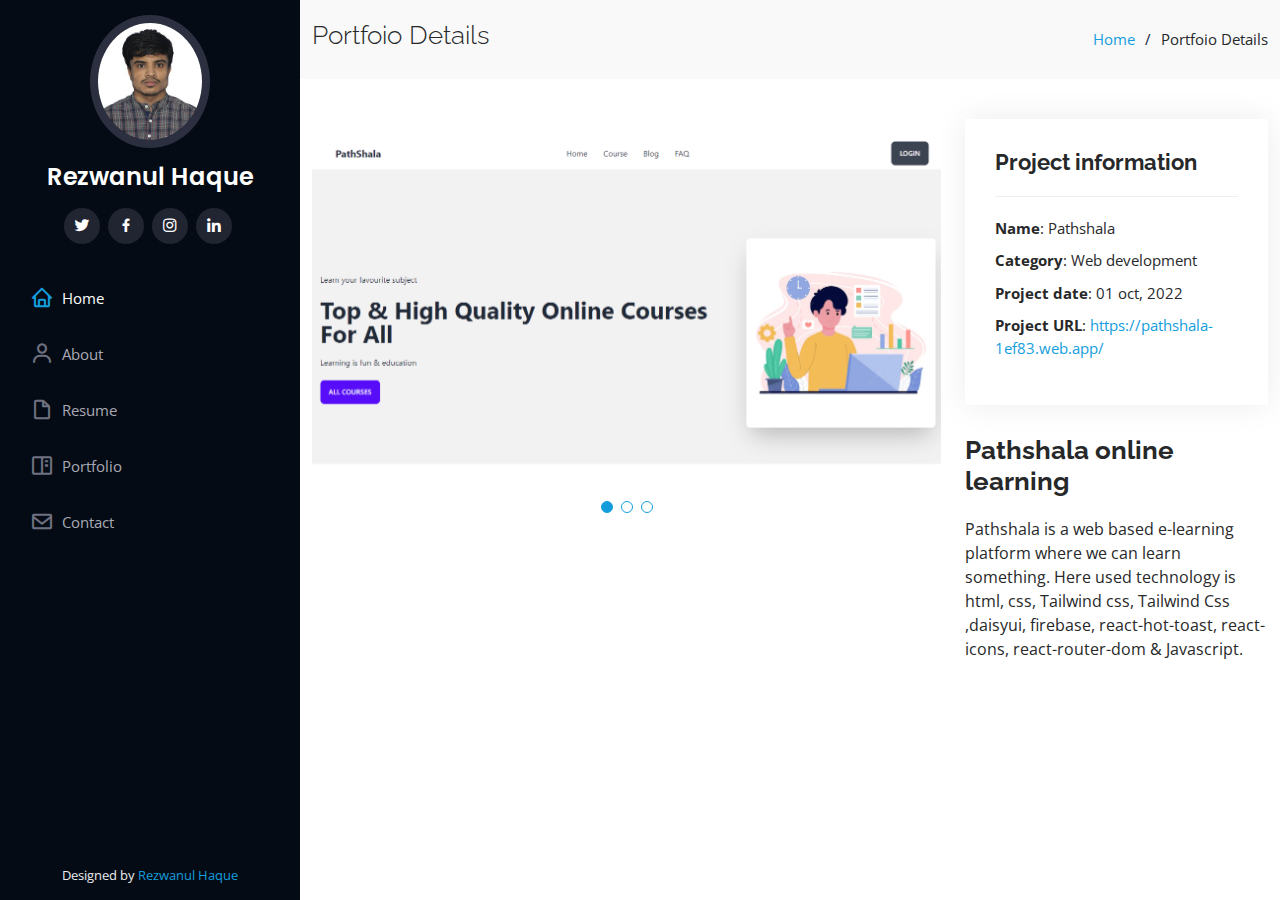
<file: portfolio-details-news-pathshala.html>
<!DOCTYPE html>
<html lang="en">

<head>
  <meta charset="utf-8">
  <meta content="width=device-width, initial-scale=1.0" name="viewport">

  <title>Portfolio Details </title>
  <meta content="" name="description">
  <meta content="" name="keywords">

  <!-- Favicons -->
  <link href="assets/img/favicon.png" rel="icon">
  <link href="assets/img/apple-touch-icon.png" rel="apple-touch-icon">

  <!-- Google Fonts -->
  <link
    href="https://fonts.googleapis.com/css?family=Open+Sans:300,300i,400,400i,600,600i,700,700i|Raleway:300,300i,400,400i,500,500i,600,600i,700,700i|Poppins:300,300i,400,400i,500,500i,600,600i,700,700i"
    rel="stylesheet">

  <!-- Vendor CSS Files -->
  <link href="assets/vendor/aos/aos.css" rel="stylesheet">
  <link href="assets/vendor/bootstrap/css/bootstrap.min.css" rel="stylesheet">
  <link href="assets/vendor/bootstrap-icons/bootstrap-icons.css" rel="stylesheet">
  <link href="assets/vendor/boxicons/css/boxicons.min.css" rel="stylesheet">
  <link href="assets/vendor/glightbox/css/glightbox.min.css" rel="stylesheet">
  <link href="assets/vendor/swiper/swiper-bundle.min.css" rel="stylesheet">

  <!-- Template Main CSS File -->
  <link href="assets/css/style.css" rel="stylesheet">


</head>

<body>

  <!-- ======= Mobile nav toggle button ======= -->
  <i class="bi bi-list mobile-nav-toggle d-xl-none"></i>

  <!-- ======= Header ======= -->
  <header id="header">
    <div class="d-flex flex-column">

      <div class="profile">
        <img src="assets/img/profile-img3.jpg" alt="" class="img-fluid rounded-circle">
        <h1 class="text-light"><a href="index.html">Rezwanul Haque</a></h1>
        <div class="social-links mt-3 text-center">
          <a href="https://twitter.com/rezwanulshajib" class="twitter"><i class="bx bxl-twitter"></i></a>
          <a href="#" class="facebook"><i class="bx bxl-facebook"></i></a>
          <a href="#" class="instagram"><i class="bx bxl-instagram"></i></a>

          <a href="#" class="linkedin"><i class="bx bxl-linkedin"></i></a>
        </div>
      </div>

      <nav id="navbar" class="nav-menu navbar">
        <ul>
          <li><a href="#hero" class="nav-link scrollto active"><i class="bx bx-home"></i> <span>Home</span></a></li>
          <li><a href="#about" class="nav-link scrollto"><i class="bx bx-user"></i> <span>About</span></a></li>
          <li><a href="#resume" class="nav-link scrollto"><i class="bx bx-file-blank"></i> <span>Resume</span></a></li>
          <li><a href="#portfolio" class="nav-link scrollto"><i class="bx bx-book-content"></i>
              <span>Portfolio</span></a></li>

          <li><a href="#contact" class="nav-link scrollto"><i class="bx bx-envelope"></i> <span>Contact</span></a></li>
        </ul>
      </nav><!-- .nav-menu -->
    </div>
  </header><!-- End Header -->

  <main id="main">

    <!-- ======= Breadcrumbs ======= -->
    <section id="breadcrumbs" class="breadcrumbs">
      <div class="container">

        <div class="d-flex justify-content-between align-items-center">
          <h2>Portfoio Details</h2>
          <ol>
            <li><a href="index.html">Home</a></li>
            <li>Portfoio Details</li>
          </ol>
        </div>

      </div>
    </section><!-- End Breadcrumbs -->

    <!-- ======= Portfolio Details Section ======= -->
    <section id="portfolio-details" class="portfolio-details">
      <div class="container">

        <div class="row gy-4">

          <div class="col-lg-8">
            <div class="portfolio-details-slider swiper">
              <div class="swiper-wrapper align-items-center">

                <div class="swiper-slide">
                  <img src="assets/img/portfolio/pathshala-2.png" alt="">
                </div>

                <div class="swiper-slide">
                  <img src="assets/img/portfolio/pathshala-3.png" alt="">
                </div>

                <div class="swiper-slide">
                  <img src="assets/img/portfolio/pathshala-4.png" alt="">
                </div>

              </div>
              <div class="swiper-pagination"></div>
            </div>
          </div>

          <div class="col-lg-4">
            <div class="portfolio-info">
              <h3>Project information</h3>
              <ul>
                <li><strong>Name</strong>: Pathshala</li>
                <li><strong>Category</strong>: Web development</li>

                <li><strong>Project date</strong>: 01 oct, 2022</li>
                <li><strong>Project URL</strong>: <a
                    href="https://pathshala-1ef83.web.app/">https://pathshala-1ef83.web.app/</a></li>
              </ul>
            </div>
            <div class="portfolio-description">
              <h2>Pathshala online learning</h2>
              <p>
                Pathshala is a web based e-learning platform where we can learn something. Here used technology is html,
                css, Tailwind css, Tailwind Css ,daisyui, firebase, react-hot-toast, react-icons, react-router-dom &
                Javascript.
              </p>
            </div>
          </div>

        </div>

      </div>
    </section><!-- End Portfolio Details Section -->

  </main><!-- End #main -->

  <!-- ======= Footer ======= -->
  <footer id="footer">
    <div class="container">

      <div class="credits">

        Designed by <a href="">Rezwanul Haque</a>
      </div>
    </div>
  </footer><!-- End  Footer -->

  <a href="#" class="back-to-top d-flex align-items-center justify-content-center"><i
      class="bi bi-arrow-up-short"></i></a>

  <!-- Vendor JS Files -->
  <script src="assets/vendor/purecounter/purecounter_vanilla.js"></script>
  <script src="assets/vendor/aos/aos.js"></script>
  <script src="assets/vendor/bootstrap/js/bootstrap.bundle.min.js"></script>
  <script src="assets/vendor/glightbox/js/glightbox.min.js"></script>
  <script src="assets/vendor/isotope-layout/isotope.pkgd.min.js"></script>
  <script src="assets/vendor/swiper/swiper-bundle.min.js"></script>
  <script src="assets/vendor/typed.js/typed.min.js"></script>
  <script src="assets/vendor/waypoints/noframework.waypoints.js"></script>
  <script src="assets/vendor/php-email-form/validate.js"></script>

  <!-- Template Main JS File -->
  <script src="assets/js/main.js"></script>

</body>

</html>
</file>
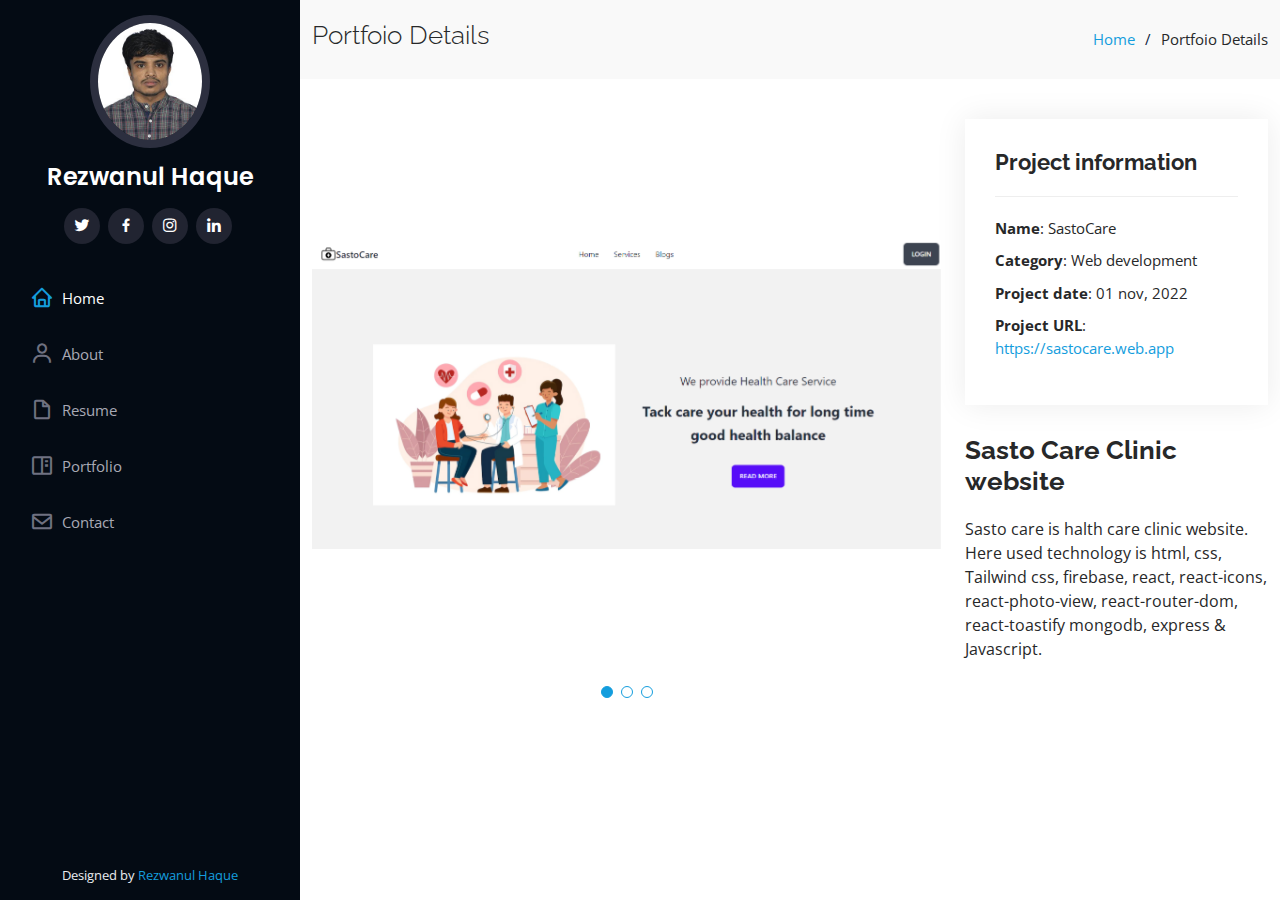
<file: portfolio-details-news-sastocare.html>
<!DOCTYPE html>
<html lang="en">

<head>
  <meta charset="utf-8">
  <meta content="width=device-width, initial-scale=1.0" name="viewport">

  <title>Portfolio Details </title>
  <meta content="" name="description">
  <meta content="" name="keywords">

  <!-- Favicons -->
  <link href="assets/img/favicon.png" rel="icon">
  <link href="assets/img/apple-touch-icon.png" rel="apple-touch-icon">

  <!-- Google Fonts -->
  <link
    href="https://fonts.googleapis.com/css?family=Open+Sans:300,300i,400,400i,600,600i,700,700i|Raleway:300,300i,400,400i,500,500i,600,600i,700,700i|Poppins:300,300i,400,400i,500,500i,600,600i,700,700i"
    rel="stylesheet">

  <!-- Vendor CSS Files -->
  <link href="assets/vendor/aos/aos.css" rel="stylesheet">
  <link href="assets/vendor/bootstrap/css/bootstrap.min.css" rel="stylesheet">
  <link href="assets/vendor/bootstrap-icons/bootstrap-icons.css" rel="stylesheet">
  <link href="assets/vendor/boxicons/css/boxicons.min.css" rel="stylesheet">
  <link href="assets/vendor/glightbox/css/glightbox.min.css" rel="stylesheet">
  <link href="assets/vendor/swiper/swiper-bundle.min.css" rel="stylesheet">

  <!-- Template Main CSS File -->
  <link href="assets/css/style.css" rel="stylesheet">


</head>

<body>

  <!-- ======= Mobile nav toggle button ======= -->
  <i class="bi bi-list mobile-nav-toggle d-xl-none"></i>

  <!-- ======= Header ======= -->
  <header id="header">
    <div class="d-flex flex-column">

      <div class="profile">
        <img src="assets/img/profile-img3.jpg" alt="" class="img-fluid rounded-circle">
        <h1 class="text-light"><a href="index.html">Rezwanul Haque</a></h1>
        <div class="social-links mt-3 text-center">
          <a href="https://twitter.com/rezwanulshajib" class="twitter"><i class="bx bxl-twitter"></i></a>
          <a href="https://facebook.com/Shajib.Rezwanul" class="facebook"><i class="bx bxl-facebook"></i></a>
          <a href="#" class="instagram"><i class="bx bxl-instagram"></i></a>

          <a href="www.linkedin.com/in/rezwanul1" class="linkedin"><i class="bx bxl-linkedin"></i></a>
        </div>
      </div>

      <nav id="navbar" class="nav-menu navbar">
        <ul>
          <li><a href="#hero" class="nav-link scrollto active"><i class="bx bx-home"></i> <span>Home</span></a></li>
          <li><a href="#about" class="nav-link scrollto"><i class="bx bx-user"></i> <span>About</span></a></li>
          <li><a href="#resume" class="nav-link scrollto"><i class="bx bx-file-blank"></i> <span>Resume</span></a></li>
          <li><a href="#portfolio" class="nav-link scrollto"><i class="bx bx-book-content"></i>
              <span>Portfolio</span></a></li>

          <li><a href="#contact" class="nav-link scrollto"><i class="bx bx-envelope"></i> <span>Contact</span></a></li>
        </ul>
      </nav><!-- .nav-menu -->
    </div>
  </header><!-- End Header -->

  <main id="main">

    <!-- ======= Breadcrumbs ======= -->
    <section id="breadcrumbs" class="breadcrumbs">
      <div class="container">

        <div class="d-flex justify-content-between align-items-center">
          <h2>Portfoio Details</h2>
          <ol>
            <li><a href="index.html">Home</a></li>
            <li>Portfoio Details</li>
          </ol>
        </div>

      </div>
    </section><!-- End Breadcrumbs -->

    <!-- ======= Portfolio Details Section ======= -->
    <section id="portfolio-details" class="portfolio-details">
      <div class="container">

        <div class="row gy-4">

          <div class="col-lg-8">
            <div class="portfolio-details-slider swiper">
              <div class="swiper-wrapper align-items-center">

                <div class="swiper-slide">
                  <img src="assets/img/portfolio/sasto-care.png" alt="">
                </div>

                <div class="swiper-slide">
                  <img src="assets/img/portfolio/sasto-care-2.png" alt="">
                </div>

                <div class="swiper-slide">
                  <img src="assets/img/portfolio/sasto-care-1.png" alt="">
                </div>

              </div>
              <div class="swiper-pagination"></div>
            </div>
          </div>

          <div class="col-lg-4">
            <div class="portfolio-info">
              <h3>Project information</h3>
              <ul>
                <li><strong>Name</strong>: SastoCare </li>
                <li><strong>Category</strong>: Web development</li>

                <li><strong>Project date</strong>: 01 nov, 2022</li>
                <li><strong>Project URL</strong>: <a href="https://sastocare.web.app/">https://sastocare.web.app</a>
                </li>
              </ul>
            </div>
            <div class="portfolio-description">
              <h2>Sasto Care Clinic website</h2>
              <p>
                Sasto care is halth care clinic website. Here used technology is html,
                css, Tailwind css, firebase, react, react-icons,
                react-photo-view,
                react-router-dom,

                react-toastify mongodb, express & Javascript.
              </p>
            </div>
          </div>

        </div>

      </div>
    </section><!-- End Portfolio Details Section -->

  </main><!-- End #main -->

  <!-- ======= Footer ======= -->
  <footer id="footer">
    <div class="container">

      <div class="credits">

        Designed by <a href="">Rezwanul Haque</a>
      </div>
    </div>
  </footer><!-- End  Footer -->

  <a href="#" class="back-to-top d-flex align-items-center justify-content-center"><i
      class="bi bi-arrow-up-short"></i></a>

  <!-- Vendor JS Files -->
  <script src="assets/vendor/purecounter/purecounter_vanilla.js"></script>
  <script src="assets/vendor/aos/aos.js"></script>
  <script src="assets/vendor/bootstrap/js/bootstrap.bundle.min.js"></script>
  <script src="assets/vendor/glightbox/js/glightbox.min.js"></script>
  <script src="assets/vendor/isotope-layout/isotope.pkgd.min.js"></script>
  <script src="assets/vendor/swiper/swiper-bundle.min.js"></script>
  <script src="assets/vendor/typed.js/typed.min.js"></script>
  <script src="assets/vendor/waypoints/noframework.waypoints.js"></script>
  <script src="assets/vendor/php-email-form/validate.js"></script>

  <!-- Template Main JS File -->
  <script src="assets/js/main.js"></script>

</body>

</html>
</file>
<file: assets/css/style.css>
/**
* Template Name: iPortfolio - v3.10.0
* Template URL: https://bootstrapmade.com/iportfolio-bootstrap-portfolio-websites-template/
* Author: BootstrapMade.com
* License: https://bootstrapmade.com/license/
*/

/*--------------------------------------------------------------
# General
--------------------------------------------------------------*/
body {
  font-family: "Open Sans", sans-serif;
  color: #272829;
}

a {
  color: #149ddd;
  text-decoration: none;
}

a:hover {
  color: #37b3ed;
  text-decoration: none;
}

h1,
h2,
h3,
h4,
h5,
h6 {
  font-family: "Raleway", sans-serif;
}

/*--------------------------------------------------------------
# Back to top button
--------------------------------------------------------------*/
.back-to-top {
  position: fixed;
  visibility: hidden;
  opacity: 0;
  right: 15px;
  bottom: 15px;
  z-index: 996;
  background: #149ddd;
  width: 40px;
  height: 40px;
  border-radius: 50px;
  transition: all 0.4s;
}

.back-to-top i {
  font-size: 28px;
  color: #fff;
  line-height: 0;
}

.back-to-top:hover {
  background: #2eafec;
  color: #fff;
}

.back-to-top.active {
  visibility: visible;
  opacity: 1;
}

/*--------------------------------------------------------------
# Header
--------------------------------------------------------------*/
#header {
  position: fixed;
  top: 0;
  left: 0;
  bottom: 0;
  width: 300px;
  transition: all ease-in-out 0.5s;
  z-index: 9997;
  transition: all 0.5s;
  padding: 0 15px;
  background: #040b14;
  overflow-y: auto;
}

#header .profile img {
  margin: 15px auto;
  display: block;
  width: 120px;
  border: 8px solid #2c2f3f;
}

#header .profile h1 {
  font-size: 24px;
  margin: 0;
  padding: 0;
  font-weight: 600;
  -moz-text-align-last: center;
  text-align-last: center;
  font-family: "Poppins", sans-serif;
}

#header .profile h1 a,
#header .profile h1 a:hover {
  color: #fff;
  text-decoration: none;
}

#header .profile .social-links a {
  font-size: 18px;
  display: inline-block;
  background: #212431;
  color: #fff;
  line-height: 1;
  padding: 8px 0;
  margin-right: 4px;
  border-radius: 50%;
  text-align: center;
  width: 36px;
  height: 36px;
  transition: 0.3s;
}

#header .profile .social-links a:hover {
  background: #149ddd;
  color: #fff;
  text-decoration: none;
}

#main {
  margin-left: 300px;
}

@media (max-width: 1199px) {
  #header {
    left: -300px;
  }

  #main {
    margin-left: 0;
  }
}

/*--------------------------------------------------------------
# Navigation Menu
--------------------------------------------------------------*/
/* Desktop Navigation */
.nav-menu {
  padding: 30px 0 0 0;
}

.nav-menu * {
  margin: 0;
  padding: 0;
  list-style: none;
}

.nav-menu>ul>li {
  position: relative;
  white-space: nowrap;
}

.nav-menu a,
.nav-menu a:focus {
  display: flex;
  align-items: center;
  color: #a8a9b4;
  padding: 12px 15px;
  margin-bottom: 8px;
  transition: 0.3s;
  font-size: 15px;
}

.nav-menu a i,
.nav-menu a:focus i {
  font-size: 24px;
  padding-right: 8px;
  color: #6f7180;
}

.nav-menu a:hover,
.nav-menu .active,
.nav-menu .active:focus,
.nav-menu li:hover>a {
  text-decoration: none;
  color: #fff;
}

.nav-menu a:hover i,
.nav-menu .active i,
.nav-menu .active:focus i,
.nav-menu li:hover>a i {
  color: #149ddd;
}

/* Mobile Navigation */
.mobile-nav-toggle {
  position: fixed;
  right: 15px;
  top: 15px;
  z-index: 9998;
  border: 0;
  font-size: 24px;
  transition: all 0.4s;
  outline: none !important;
  background-color: #149ddd;
  color: #fff;
  width: 40px;
  height: 40px;
  display: inline-flex;
  align-items: center;
  justify-content: center;
  line-height: 0;
  border-radius: 50px;
  cursor: pointer;
}

.mobile-nav-active {
  overflow: hidden;
}

.mobile-nav-active #header {
  left: 0;
}

/*--------------------------------------------------------------
# Hero Section
--------------------------------------------------------------*/
#hero {
  width: 100%;
  height: 100vh;
  background: url("../img/hero_background-1.jpg") top center;
  background-size: cover;
}

#hero:before {
  content: "";
  background: rgba(5, 13, 24, 0.3);
  position: absolute;
  bottom: 0;
  top: 0;
  left: 0;
  right: 0;
  z-index: 1;
}

#hero .hero-container {
  position: relative;
  z-index: 2;
  min-width: 300px;
}

#hero h1 {
  margin: 0 0 10px 0;
  font-size: 64px;
  font-weight: 700;
  line-height: 56px;
  color: #fff;
}

#hero p {
  color: #fff;
  margin-bottom: 50px;
  font-size: 26px;
  font-family: "Poppins", sans-serif;
}

#hero p span {
  color: #fff;
  padding-bottom: 4px;
  letter-spacing: 1px;
  border-bottom: 3px solid #149ddd;
}

@media (min-width: 1024px) {
  #hero {
    background-attachment: fixed;
  }
}

@media (max-width: 768px) {
  #hero h1 {
    font-size: 28px;
    line-height: 36px;
  }

  #hero h2 {
    font-size: 18px;
    line-height: 24px;
    margin-bottom: 30px;
  }
}

/*--------------------------------------------------------------
# Sections General
--------------------------------------------------------------*/
section {
  padding: 60px 0;
  overflow: hidden;
}

.section-bg {
  background: #f5f8fd;
}

.section-title {
  padding-bottom: 30px;
}

.section-title h2 {
  font-size: 32px;
  font-weight: bold;
  margin-bottom: 20px;
  padding-bottom: 20px;
  position: relative;
  color: #173b6c;
}

.section-title h2::after {
  content: "";
  position: absolute;
  display: block;
  width: 50px;
  height: 3px;
  background: #149ddd;
  bottom: 0;
  left: 0;
}

.section-title p {
  margin-bottom: 0;
}

/*--------------------------------------------------------------
# About
--------------------------------------------------------------*/
.about .content h3 {
  font-weight: 700;
  font-size: 26px;
  color: #173b6c;
}

.about .content ul {
  list-style: none;
  padding: 0;
}

.about .content ul li {
  margin-bottom: 20px;
  display: flex;
  align-items: center;
}

.about .content ul strong {
  margin-right: 10px;
}

.about .content ul i {
  font-size: 16px;
  margin-right: 5px;
  color: #149ddd;
  line-height: 0;
}

.about .content p:last-child {
  margin-bottom: 0;
}

/*--------------------------------------------------------------
# Facts
--------------------------------------------------------------*/
.facts {
  padding-bottom: 30px;
}

.facts .count-box {
  padding: 30px;
  width: 100%;
}

.facts .count-box i {
  display: block;
  font-size: 44px;
  color: #149ddd;
  float: left;
  line-height: 0;
}

.facts .count-box span {
  font-size: 48px;
  line-height: 40px;
  display: block;
  font-weight: 700;
  color: #050d18;
  margin-left: 60px;
}

.facts .count-box p {
  padding: 15px 0 0 0;
  margin: 0 0 0 60px;
  font-family: "Raleway", sans-serif;
  font-size: 14px;
  color: #122f57;
}

.facts .count-box a {
  font-weight: 600;
  display: block;
  margin-top: 20px;
  color: #122f57;
  font-size: 15px;
  font-family: "Poppins", sans-serif;
  transition: ease-in-out 0.3s;
}

.facts .count-box a:hover {
  color: #1f5297;
}

/*--------------------------------------------------------------
# Akills
--------------------------------------------------------------*/
.skills .progress {
  height: 60px;
  display: block;
  background: none;
  border-radius: 0;
}

.skills .progress .skill {
  padding: 0;
  margin: 0 0 6px 0;
  text-transform: uppercase;
  display: block;
  font-weight: 600;
  font-family: "Poppins", sans-serif;
  color: #050d18;
}

.skills .progress .skill .val {
  float: right;
  font-style: normal;
}

.skills .progress-bar-wrap {
  background: #dce8f8;
  height: 10px;
}

.skills .progress-bar {
  width: 1px;
  height: 10px;
  transition: 0.9s;
  background-color: #149ddd;
}

/*--------------------------------------------------------------
# Resume
--------------------------------------------------------------*/
.resume .resume-title {
  font-size: 26px;
  font-weight: 700;
  margin-top: 20px;
  margin-bottom: 20px;
  color: #050d18;
}

.resume .resume-item {
  padding: 0 0 20px 20px;
  margin-top: -2px;
  border-left: 2px solid #1f5297;
  position: relative;
}

.resume .resume-item h4 {
  line-height: 18px;
  font-size: 18px;
  font-weight: 600;
  text-transform: uppercase;
  font-family: "Poppins", sans-serif;
  color: #050d18;
  margin-bottom: 10px;
}

.resume .resume-item h5 {
  font-size: 16px;
  background: #e4edf9;
  padding: 5px 15px;
  display: inline-block;
  font-weight: 600;
  margin-bottom: 10px;
}

.resume .resume-item ul {
  padding-left: 20px;
}

.resume .resume-item ul li {
  padding-bottom: 10px;
}

.resume .resume-item:last-child {
  padding-bottom: 0;
}

.resume .resume-item::before {
  content: "";
  position: absolute;
  width: 16px;
  height: 16px;
  border-radius: 50px;
  left: -9px;
  top: 0;
  background: #fff;
  border: 2px solid #1f5297;
}

/*--------------------------------------------------------------
# Portfolio
--------------------------------------------------------------*/
.portfolio .portfolio-item {
  margin-bottom: 30px;
}

.portfolio #portfolio-flters {
  padding: 0;
  margin: 0 auto 35px auto;
  list-style: none;
  text-align: center;
  background: #fff;
  border-radius: 50px;
  padding: 2px 15px;
}

.portfolio #portfolio-flters li {
  cursor: pointer;
  display: inline-block;
  padding: 10px 15px 8px 15px;
  font-size: 14px;
  font-weight: 600;
  line-height: 1;
  text-transform: uppercase;
  color: #272829;
  margin-bottom: 5px;
  transition: all 0.3s ease-in-out;
}

.portfolio #portfolio-flters li:hover,
.portfolio #portfolio-flters li.filter-active {
  color: #149ddd;
}

.portfolio #portfolio-flters li:last-child {
  margin-right: 0;
}

.portfolio .portfolio-wrap {
  transition: 0.3s;
  position: relative;
  overflow: hidden;
  z-index: 1;
}

.portfolio .portfolio-wrap::before {
  content: "";
  background: rgba(255, 255, 255, 0.5);
  position: absolute;
  left: 0;
  right: 0;
  top: 0;
  bottom: 0;
  transition: all ease-in-out 0.3s;
  z-index: 2;
  opacity: 0;
}

.portfolio .portfolio-wrap .portfolio-links {
  opacity: 1;
  left: 0;
  right: 0;
  bottom: -60px;
  z-index: 3;
  position: absolute;
  transition: all ease-in-out 0.3s;
  display: flex;
  justify-content: center;
}

.portfolio .portfolio-wrap .portfolio-links a {
  color: #fff;
  font-size: 28px;
  text-align: center;
  background: rgba(20, 157, 221, 0.75);
  transition: 0.3s;
  width: 50%;
}

.portfolio .portfolio-wrap .portfolio-links a:hover {
  background: rgba(20, 157, 221, 0.95);
}

.portfolio .portfolio-wrap .portfolio-links a+a {
  border-left: 1px solid #37b3ed;
}

.portfolio .portfolio-wrap:hover::before {
  top: 0;
  left: 0;
  right: 0;
  bottom: 0;
  opacity: 1;
}

.portfolio .portfolio-wrap:hover .portfolio-links {
  opacity: 1;
  bottom: 0;
}

/*--------------------------------------------------------------
# Portfolio Details
--------------------------------------------------------------*/
.portfolio-details {
  padding-top: 40px;
}

.portfolio-details .portfolio-details-slider img {
  width: 100%;
}

.portfolio-details .portfolio-details-slider .swiper-pagination {
  margin-top: 20px;
  position: relative;
}

.portfolio-details .portfolio-details-slider .swiper-pagination .swiper-pagination-bullet {
  width: 12px;
  height: 12px;
  background-color: #fff;
  opacity: 1;
  border: 1px solid #149ddd;
}

.portfolio-details .portfolio-details-slider .swiper-pagination .swiper-pagination-bullet-active {
  background-color: #149ddd;
}

.portfolio-details .portfolio-info {
  padding: 30px;
  box-shadow: 0px 0 30px rgba(5, 13, 24, 0.08);
}

.portfolio-details .portfolio-info h3 {
  font-size: 22px;
  font-weight: 700;
  margin-bottom: 20px;
  padding-bottom: 20px;
  border-bottom: 1px solid #eee;
}

.portfolio-details .portfolio-info ul {
  list-style: none;
  padding: 0;
  font-size: 15px;
}

.portfolio-details .portfolio-info ul li+li {
  margin-top: 10px;
}

.portfolio-details .portfolio-description {
  padding-top: 30px;
}

.portfolio-details .portfolio-description h2 {
  font-size: 26px;
  font-weight: 700;
  margin-bottom: 20px;
}

.portfolio-details .portfolio-description p {
  padding: 0;
}

/*--------------------------------------------------------------
# Services
--------------------------------------------------------------*/
.services .icon-box {
  margin-bottom: 20px;
}

.services .icon {
  float: left;
  display: flex;
  align-items: center;
  justify-content: center;
  width: 54px;
  height: 54px;
  background: #149ddd;
  border-radius: 50%;
  transition: 0.5s;
  border: 1px solid #149ddd;
}

.services .icon i {
  color: #fff;
  font-size: 24px;
  line-height: 0;
}

.services .icon-box:hover .icon {
  background: #fff;
}

.services .icon-box:hover .icon i {
  color: #149ddd;
}

.services .title {
  margin-left: 80px;
  font-weight: 700;
  margin-bottom: 15px;
  font-size: 18px;
}

.services .title a {
  color: #343a40;
}

.services .title a:hover {
  color: #149ddd;
}

.services .description {
  margin-left: 80px;
  line-height: 24px;
  font-size: 14px;
}

/*--------------------------------------------------------------
# Testimonials
--------------------------------------------------------------*/
.testimonials .testimonials-carousel,
.testimonials .testimonials-slider {
  overflow: hidden;
}

.testimonials .testimonial-item {
  box-sizing: content-box;
  text-align: center;
  min-height: 320px;
}

.testimonials .testimonial-item .testimonial-img {
  width: 90px;
  border-radius: 50%;
  margin: 0 auto;
}

.testimonials .testimonial-item h3 {
  font-size: 18px;
  font-weight: bold;
  margin: 10px 0 5px 0;
  color: #111;
}

.testimonials .testimonial-item h4 {
  font-size: 14px;
  color: #999;
  margin: 0;
}

.testimonials .testimonial-item .quote-icon-left,
.testimonials .testimonial-item .quote-icon-right {
  color: #c3e8fa;
  font-size: 26px;
}

.testimonials .testimonial-item .quote-icon-left {
  display: inline-block;
  left: -5px;
  position: relative;
}

.testimonials .testimonial-item .quote-icon-right {
  display: inline-block;
  right: -5px;
  position: relative;
  top: 10px;
}

.testimonials .testimonial-item p {
  font-style: italic;
  margin: 0 15px 15px 15px;
  padding: 20px;
  background: #fff;
  position: relative;
  margin-bottom: 35px;
  border-radius: 6px;
  box-shadow: 0px 2px 15px rgba(0, 0, 0, 0.1);
}

.testimonials .testimonial-item p::after {
  content: "";
  width: 0;
  height: 0;
  border-top: 20px solid #fff;
  border-right: 20px solid transparent;
  border-left: 20px solid transparent;
  position: absolute;
  bottom: -20px;
  left: calc(50% - 20px);
}

.testimonials .swiper-pagination {
  margin-top: 20px;
  position: relative;
}

.testimonials .swiper-pagination .swiper-pagination-bullet {
  width: 12px;
  height: 12px;
  background-color: #fff;
  opacity: 1;
  border: 1px solid #149ddd;
}

.testimonials .swiper-pagination .swiper-pagination-bullet-active {
  background-color: #149ddd;
}

/*--------------------------------------------------------------
# Contact
--------------------------------------------------------------*/
.contact {
  padding-bottom: 130px;
}

.contact .info {
  padding: 30px;
  background: #fff;
  width: 100%;
  box-shadow: 0 0 24px 0 rgba(0, 0, 0, 0.12);
}

.contact .info i {
  font-size: 20px;
  color: #149ddd;
  float: left;
  width: 44px;
  height: 44px;
  background: #dff3fc;
  display: flex;
  justify-content: center;
  align-items: center;
  border-radius: 50px;
  transition: all 0.3s ease-in-out;
}

.contact .info h4 {
  padding: 0 0 0 60px;
  font-size: 22px;
  font-weight: 600;
  margin-bottom: 5px;
  color: #050d18;
}

.contact .info p {
  padding: 0 0 10px 60px;
  margin-bottom: 20px;
  font-size: 14px;
  color: #173b6c;
}

.contact .info .email p {
  padding-top: 5px;
}

.contact .info .social-links {
  padding-left: 60px;
}

.contact .info .social-links a {
  font-size: 18px;
  display: inline-block;
  background: #333;
  color: #fff;
  line-height: 1;
  padding: 8px 0;
  border-radius: 50%;
  text-align: center;
  width: 36px;
  height: 36px;
  transition: 0.3s;
  margin-right: 10px;
}

.contact .info .social-links a:hover {
  background: #149ddd;
  color: #fff;
}

.contact .info .email:hover i,
.contact .info .address:hover i,
.contact .info .phone:hover i {
  background: #149ddd;
  color: #fff;
}

.contact .php-email-form {
  width: 100%;
  padding: 30px;
  background: #fff;
  box-shadow: 0 0 24px 0 rgba(0, 0, 0, 0.12);
}

.contact .php-email-form .form-group {
  padding-bottom: 8px;
}

.contact .php-email-form .validate {
  display: none;
  color: red;
  margin: 0 0 15px 0;
  font-weight: 400;
  font-size: 13px;
}

.contact .php-email-form .error-message {
  display: none;
  color: #fff;
  background: #ed3c0d;
  text-align: left;
  padding: 15px;
  font-weight: 600;
}

.contact .php-email-form .error-message br+br {
  margin-top: 25px;
}

.contact .php-email-form .sent-message {
  display: none;
  color: #fff;
  background: #18d26e;
  text-align: center;
  padding: 15px;
  font-weight: 600;
}

.contact .php-email-form .loading {
  display: none;
  background: #fff;
  text-align: center;
  padding: 15px;
}

.contact .php-email-form .loading:before {
  content: "";
  display: inline-block;
  border-radius: 50%;
  width: 24px;
  height: 24px;
  margin: 0 10px -6px 0;
  border: 3px solid #18d26e;
  border-top-color: #eee;
  -webkit-animation: animate-loading 1s linear infinite;
  animation: animate-loading 1s linear infinite;
}

.contact .php-email-form .form-group {
  margin-bottom: 15px;
}

.contact .php-email-form label {
  padding-bottom: 8px;
}

.contact .php-email-form input,
.contact .php-email-form textarea {
  border-radius: 0;
  box-shadow: none;
  font-size: 14px;
}

.contact .php-email-form input {
  height: 44px;
}

.contact .php-email-form textarea {
  padding: 10px 15px;
}

.contact .php-email-form button[type=submit] {
  background: #149ddd;
  border: 0;
  padding: 10px 24px;
  color: #fff;
  transition: 0.4s;
  border-radius: 4px;
}

.contact .php-email-form button[type=submit]:hover {
  background: #37b3ed;

  
}

@-webkit-keyframes animate-loading {
  0% {
    transform: rotate(0deg);
  }

  100% {
    transform: rotate(360deg);
  }
}

@keyframes animate-loading {
  0% {
    transform: rotate(0deg);
  }

  100% {
    transform: rotate(360deg);
  }
}

/*--------------------------------------------------------------
# Breadcrumbs
--------------------------------------------------------------*/
.breadcrumbs {
  padding: 20px 0;
  background: #f9f9f9;
}

.breadcrumbs h2 {
  font-size: 26px;
  font-weight: 300;
}

.breadcrumbs ol {
  display: flex;
  flex-wrap: wrap;
  list-style: none;
  padding: 0;
  margin: 0;
  font-size: 15px;
}

.breadcrumbs ol li+li {
  padding-left: 10px;
}

.breadcrumbs ol li+li::before {
  display: inline-block;
  padding-right: 10px;
  color: #0e2442;
  content: "/";
}

@media (max-width: 768px) {
  .breadcrumbs .d-flex {
    display: block !important;
  }

  .breadcrumbs ol {
    display: block;
  }

  .breadcrumbs ol li {
    display: inline-block;
  }
}

/*--------------------------------------------------------------
# Footer
--------------------------------------------------------------*/
#footer {
  padding: 15px;
  color: #f4f6fd;
  font-size: 14px;
  position: fixed;
  left: 0;
  bottom: 0;
  width: 300px;
  z-index: 9999;
  background: #040b14;
}

#footer .copyright {
  text-align: center;
}

#footer .credits {
  padding-top: 5px;
  text-align: center;
  font-size: 13px;
  color: #eaebf0;
}

@media (max-width: 1199px) {
  #footer {
    position: static;
    width: auto;
    padding-right: 20px 15px;
  }
}
</file>
